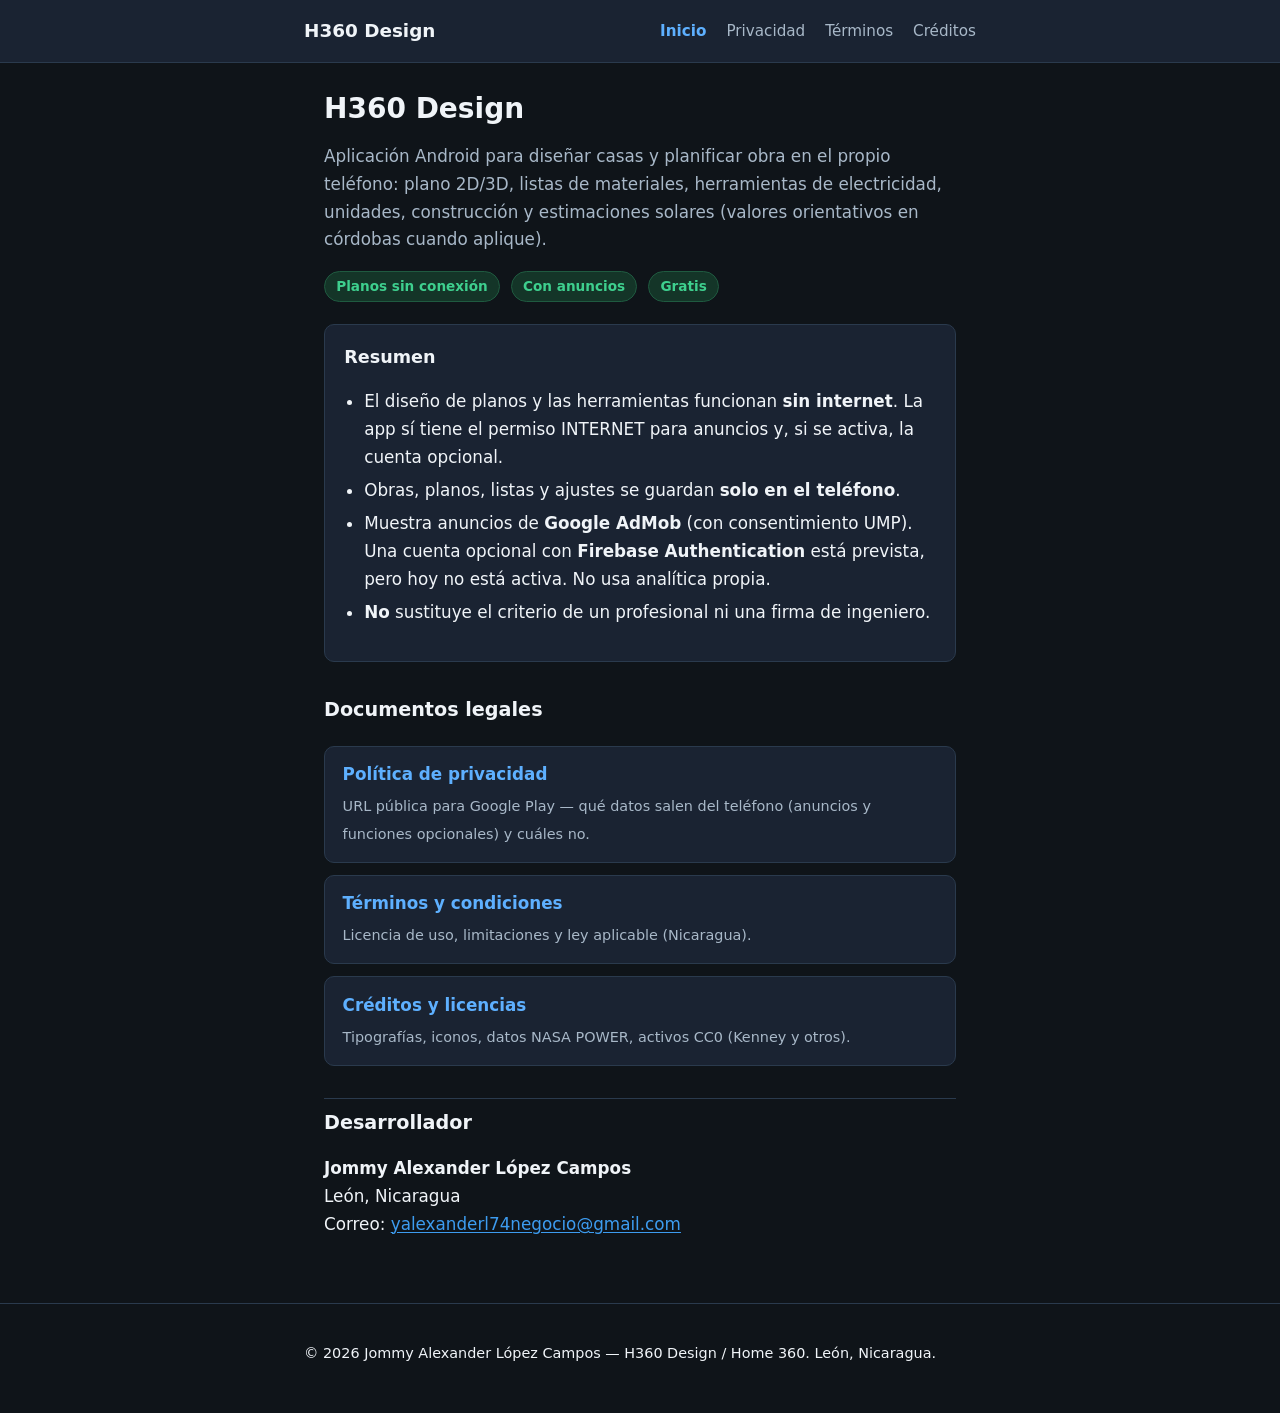
<file: index.html>
<!DOCTYPE html>
<html lang="es">
<head>
  <meta charset="utf-8">
  <meta name="viewport" content="width=device-width, initial-scale=1">
  <meta name="description" content="H360 Design — app Android para diseño de casas y planificación de obra. Política de privacidad y términos.">
  <title>H360 Design — Inicio</title>
  <link rel="stylesheet" href="styles.css">
</head>
<body>
  <header>
    <div class="header-inner">
      <a class="brand" href="index.html">H360 Design</a>
      <nav aria-label="Principal">
        <a href="index.html" aria-current="page">Inicio</a>
        <a href="privacidad.html">Privacidad</a>
        <a href="terminos.html">Términos</a>
        <a href="creditos.html">Créditos</a>
      </nav>
    </div>
  </header>
  <main>
    <h1>H360 Design</h1>
    <p class="lead">Aplicación Android para diseñar casas y planificar obra en el propio teléfono: plano 2D/3D, listas de materiales, herramientas de electricidad, unidades, construcción y estimaciones solares (valores orientativos en córdobas cuando aplique).</p>
    <p>
      <span class="badge">Planos sin conexión</span>
            <span class="badge">Con anuncios</span>
      <span class="badge">Gratis</span>
    </p>

    <div class="card">
      <h2>Resumen</h2>
      <ul>
        <li>El diseño de planos y las herramientas funcionan <strong>sin internet</strong>. La app sí tiene el permiso INTERNET para anuncios y, si se activa, la cuenta opcional.</li>
        <li>Obras, planos, listas y ajustes se guardan <strong>solo en el teléfono</strong>.</li>
        <li>Muestra anuncios de <strong>Google AdMob</strong> (con consentimiento UMP). Una cuenta opcional con <strong>Firebase Authentication</strong> está prevista, pero hoy no está activa. No usa analítica propia.</li>
        <li><strong>No</strong> sustituye el criterio de un profesional ni una firma de ingeniero.</li>
      </ul>
    </div>

    <h2>Documentos legales</h2>
    <div class="links">
      <a href="privacidad.html">
        <strong>Política de privacidad</strong>
        <span>URL pública para Google Play — qué datos salen del teléfono (anuncios y funciones opcionales) y cuáles no.</span>
      </a>
      <a href="terminos.html">
        <strong>Términos y condiciones</strong>
        <span>Licencia de uso, limitaciones y ley aplicable (Nicaragua).</span>
      </a>
      <a href="creditos.html">
        <strong>Créditos y licencias</strong>
        <span>Tipografías, iconos, datos NASA POWER, activos CC0 (Kenney y otros).</span>
      </a>
    </div>

    <h2>Desarrollador</h2>
    <p><strong>Jommy Alexander López Campos</strong><br>
    León, Nicaragua<br>
    Correo: <a href="mailto:yalexanderl74negocio@gmail.com">yalexanderl74negocio@gmail.com</a></p>
  </main>
  <footer>
    <div class="footer-inner">
      <p>© 2026 Jommy Alexander López Campos — H360 Design / Home 360. León, Nicaragua.</p>
    </div>
  </footer>
</body>
</html>
</file>
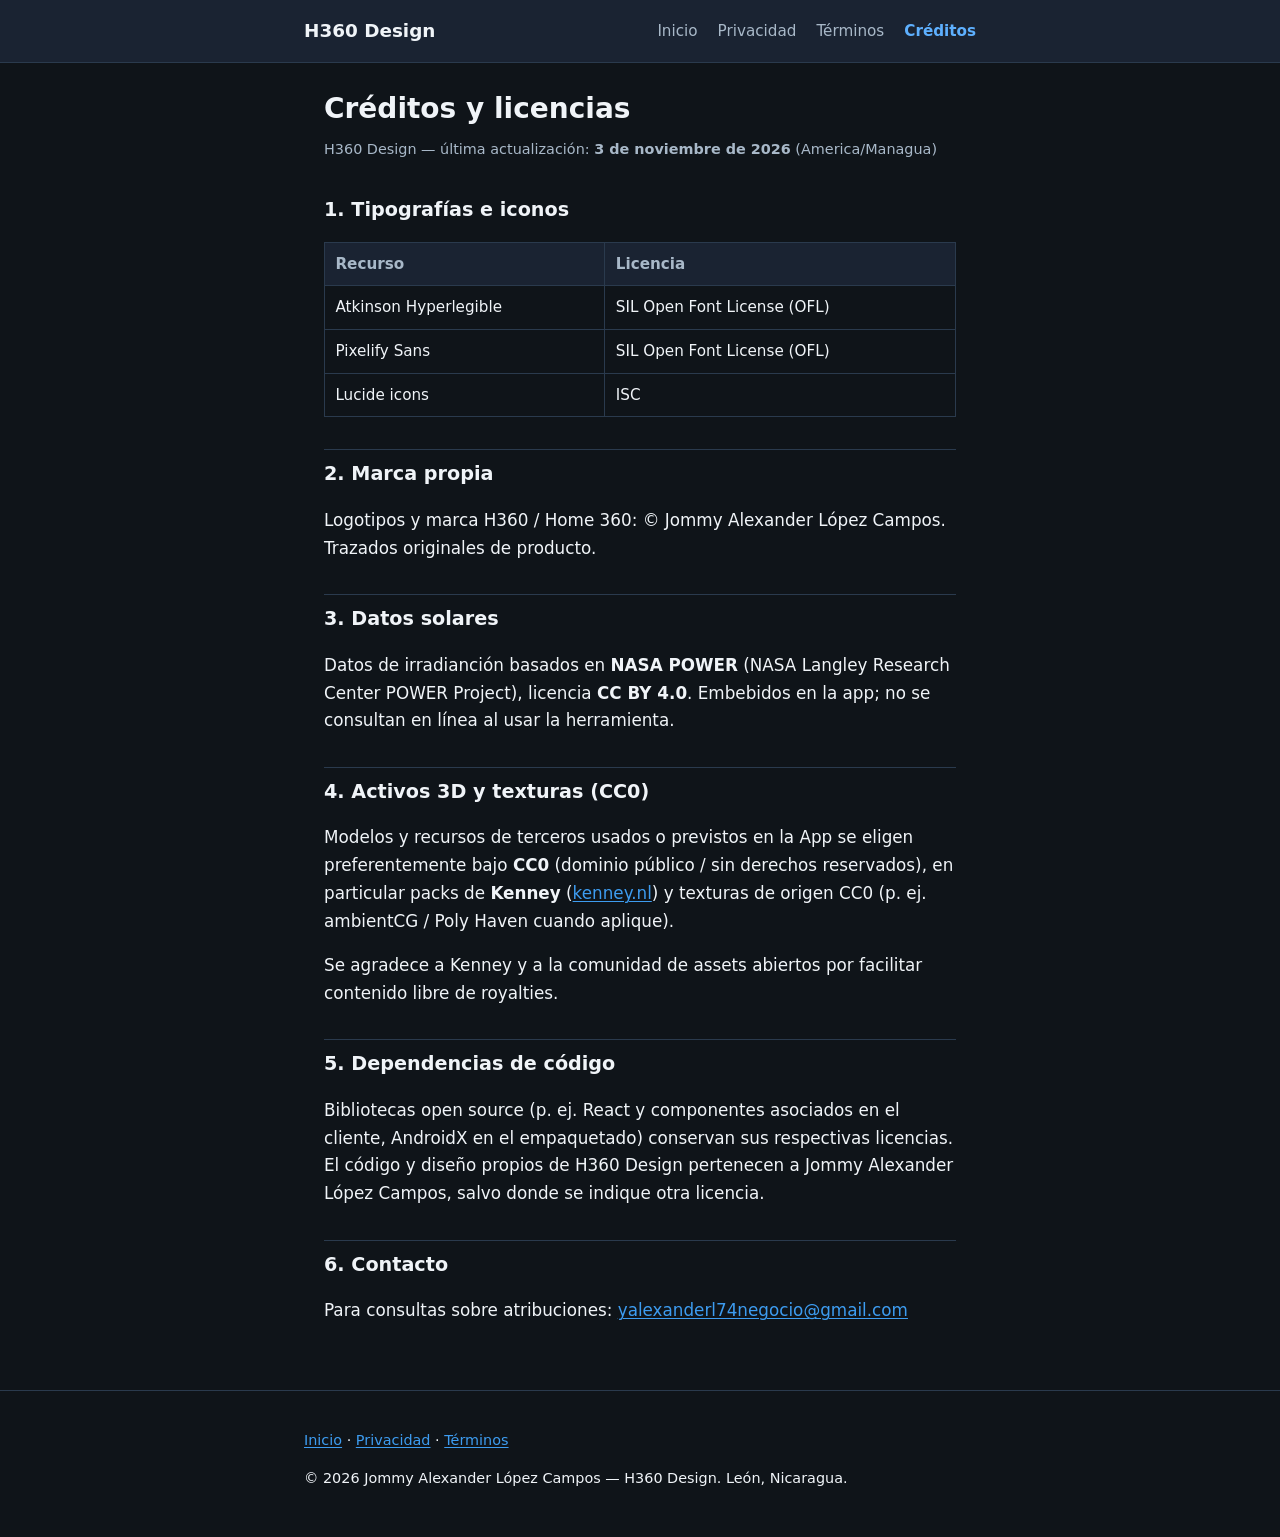
<file: creditos.html>
<!DOCTYPE html>
<html lang="es">
<head>
  <meta charset="utf-8">
  <meta name="viewport" content="width=device-width, initial-scale=1">
  <meta name="description" content="Créditos y licencias de activos de H360 Design.">
  <title>Créditos y licencias — H360 Design</title>
  <link rel="stylesheet" href="styles.css">
</head>
<body>
  <header>
    <div class="header-inner">
      <a class="brand" href="index.html">H360 Design</a>
      <nav aria-label="Principal">
        <a href="index.html">Inicio</a>
        <a href="privacidad.html">Privacidad</a>
        <a href="terminos.html">Términos</a>
        <a href="creditos.html" aria-current="page">Créditos</a>
      </nav>
    </div>
  </header>
  <main>
    <h1>Créditos y licencias</h1>
    <p class="meta">H360 Design — última actualización: <strong>3 de noviembre de 2026</strong> (America/Managua)</p>

    <h2>1. Tipografías e iconos</h2>
    <table>
      <thead>
        <tr><th>Recurso</th><th>Licencia</th></tr>
      </thead>
      <tbody>
        <tr><td>Atkinson Hyperlegible</td><td>SIL Open Font License (OFL)</td></tr>
        <tr><td>Pixelify Sans</td><td>SIL Open Font License (OFL)</td></tr>
        <tr><td>Lucide icons</td><td>ISC</td></tr>
      </tbody>
    </table>

    <h2>2. Marca propia</h2>
    <p>Logotipos y marca H360 / Home 360: © Jommy Alexander López Campos. Trazados originales de producto.</p>

    <h2>3. Datos solares</h2>
    <p>Datos de irradianción basados en <strong>NASA POWER</strong> (NASA Langley Research Center POWER Project), licencia <strong>CC BY 4.0</strong>. Embebidos en la app; no se consultan en línea al usar la herramienta.</p>

    <h2>4. Activos 3D y texturas (CC0)</h2>
    <p>Modelos y recursos de terceros usados o previstos en la App se eligen preferentemente bajo <strong>CC0</strong> (dominio público / sin derechos reservados), en particular packs de <strong>Kenney</strong> (<a href="https://kenney.nl" rel="noopener noreferrer" target="_blank">kenney.nl</a>) y texturas de origen CC0 (p. ej. ambientCG / Poly Haven cuando aplique).</p>
    <p>Se agradece a Kenney y a la comunidad de assets abiertos por facilitar contenido libre de royalties.</p>

    <h2>5. Dependencias de código</h2>
    <p>Bibliotecas open source (p. ej. React y componentes asociados en el cliente, AndroidX en el empaquetado) conservan sus respectivas licencias. El código y diseño propios de H360 Design pertenecen a Jommy Alexander López Campos, salvo donde se indique otra licencia.</p>

    <h2>6. Contacto</h2>
    <p>Para consultas sobre atribuciones: <a href="mailto:yalexanderl74negocio@gmail.com">yalexanderl74negocio@gmail.com</a></p>
  </main>
  <footer>
    <div class="footer-inner">
      <p><a href="index.html">Inicio</a> · <a href="privacidad.html">Privacidad</a> · <a href="terminos.html">Términos</a></p>
      <p>© 2026 Jommy Alexander López Campos — H360 Design. León, Nicaragua.</p>
    </div>
  </footer>
</body>
</html>
</file>
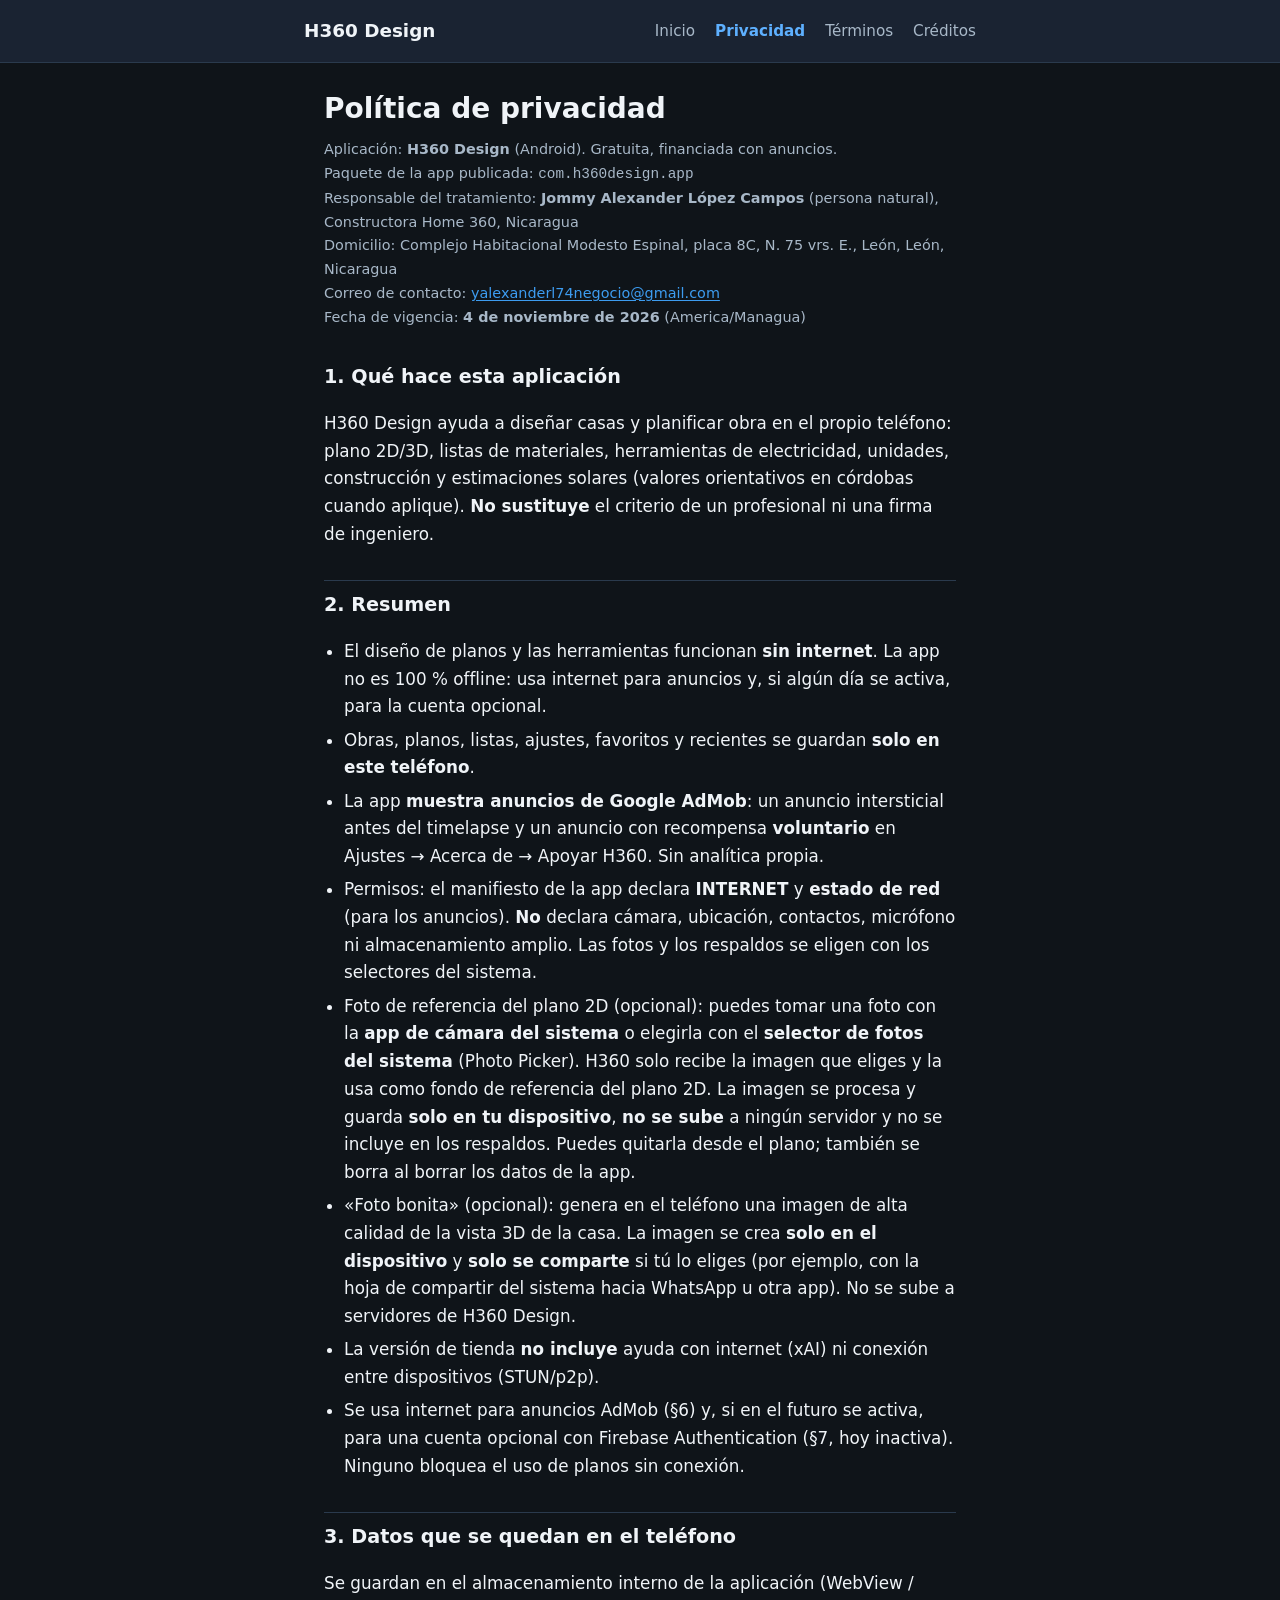
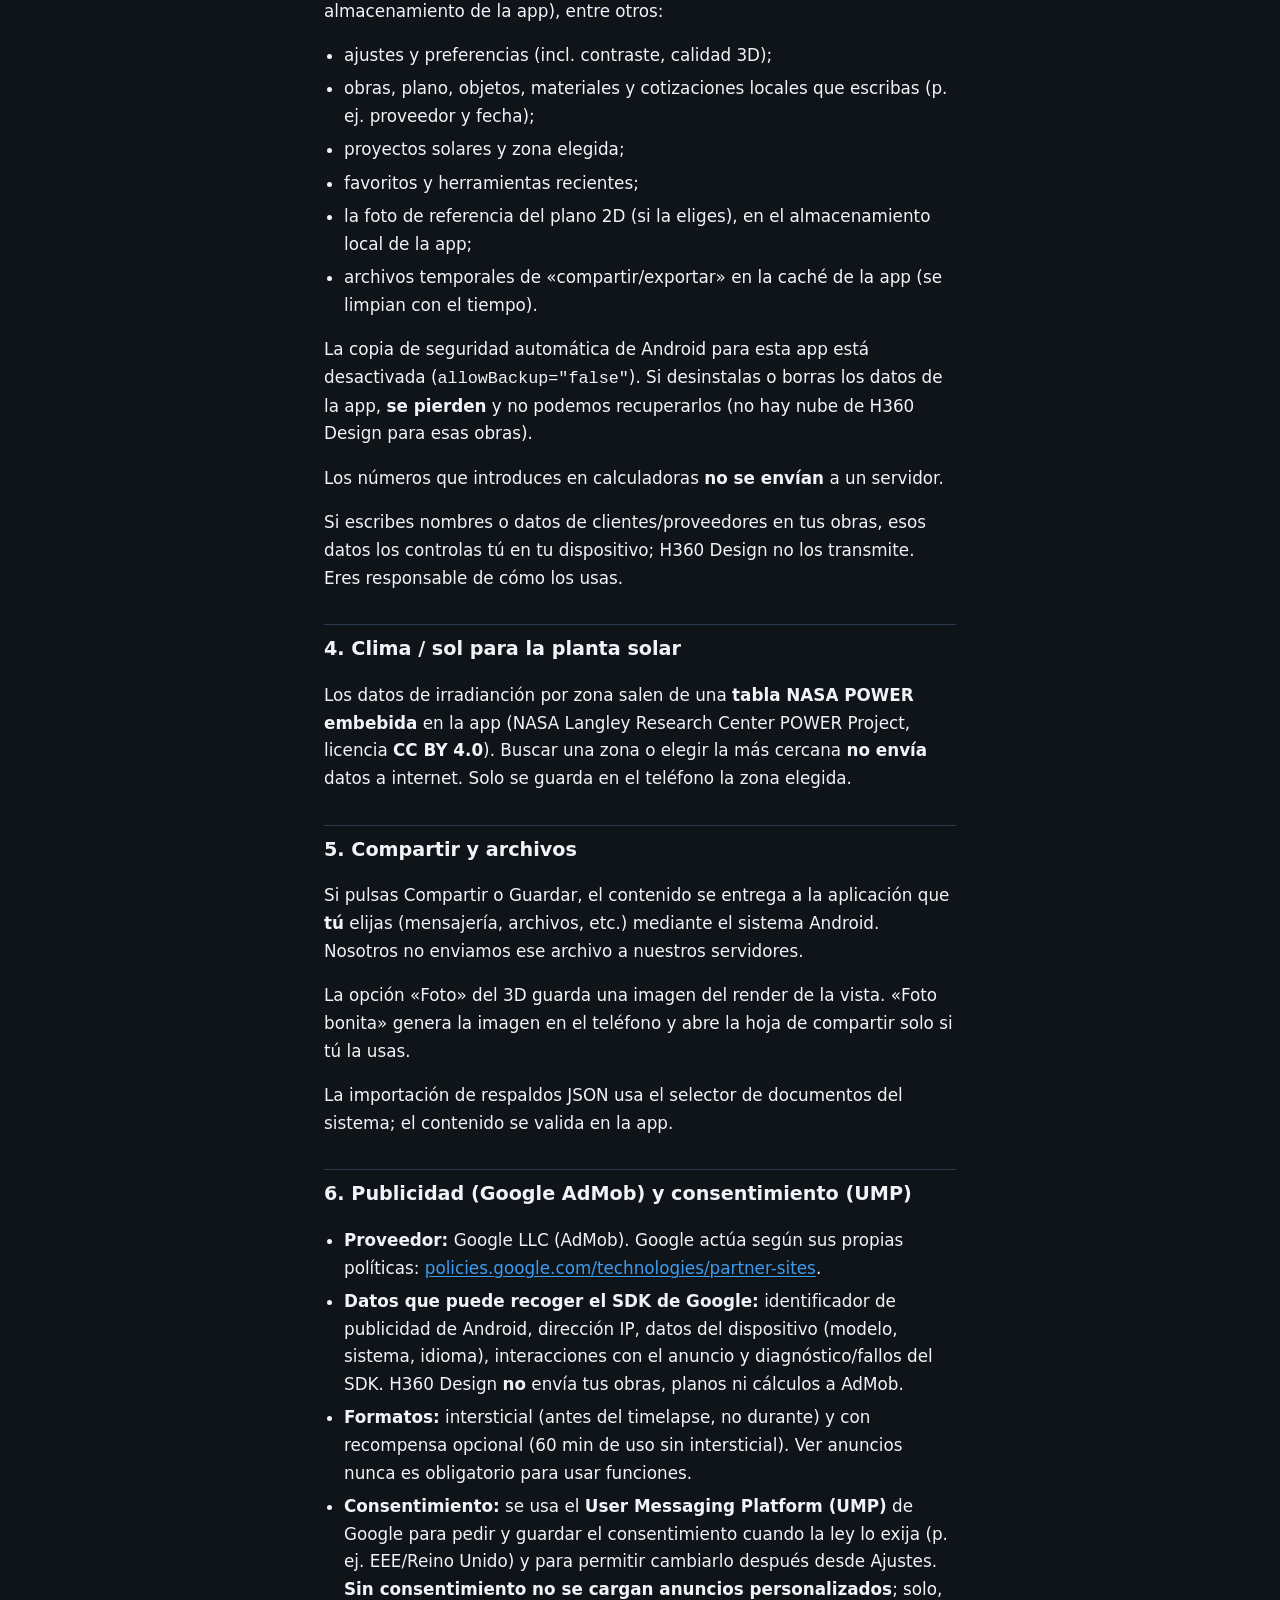
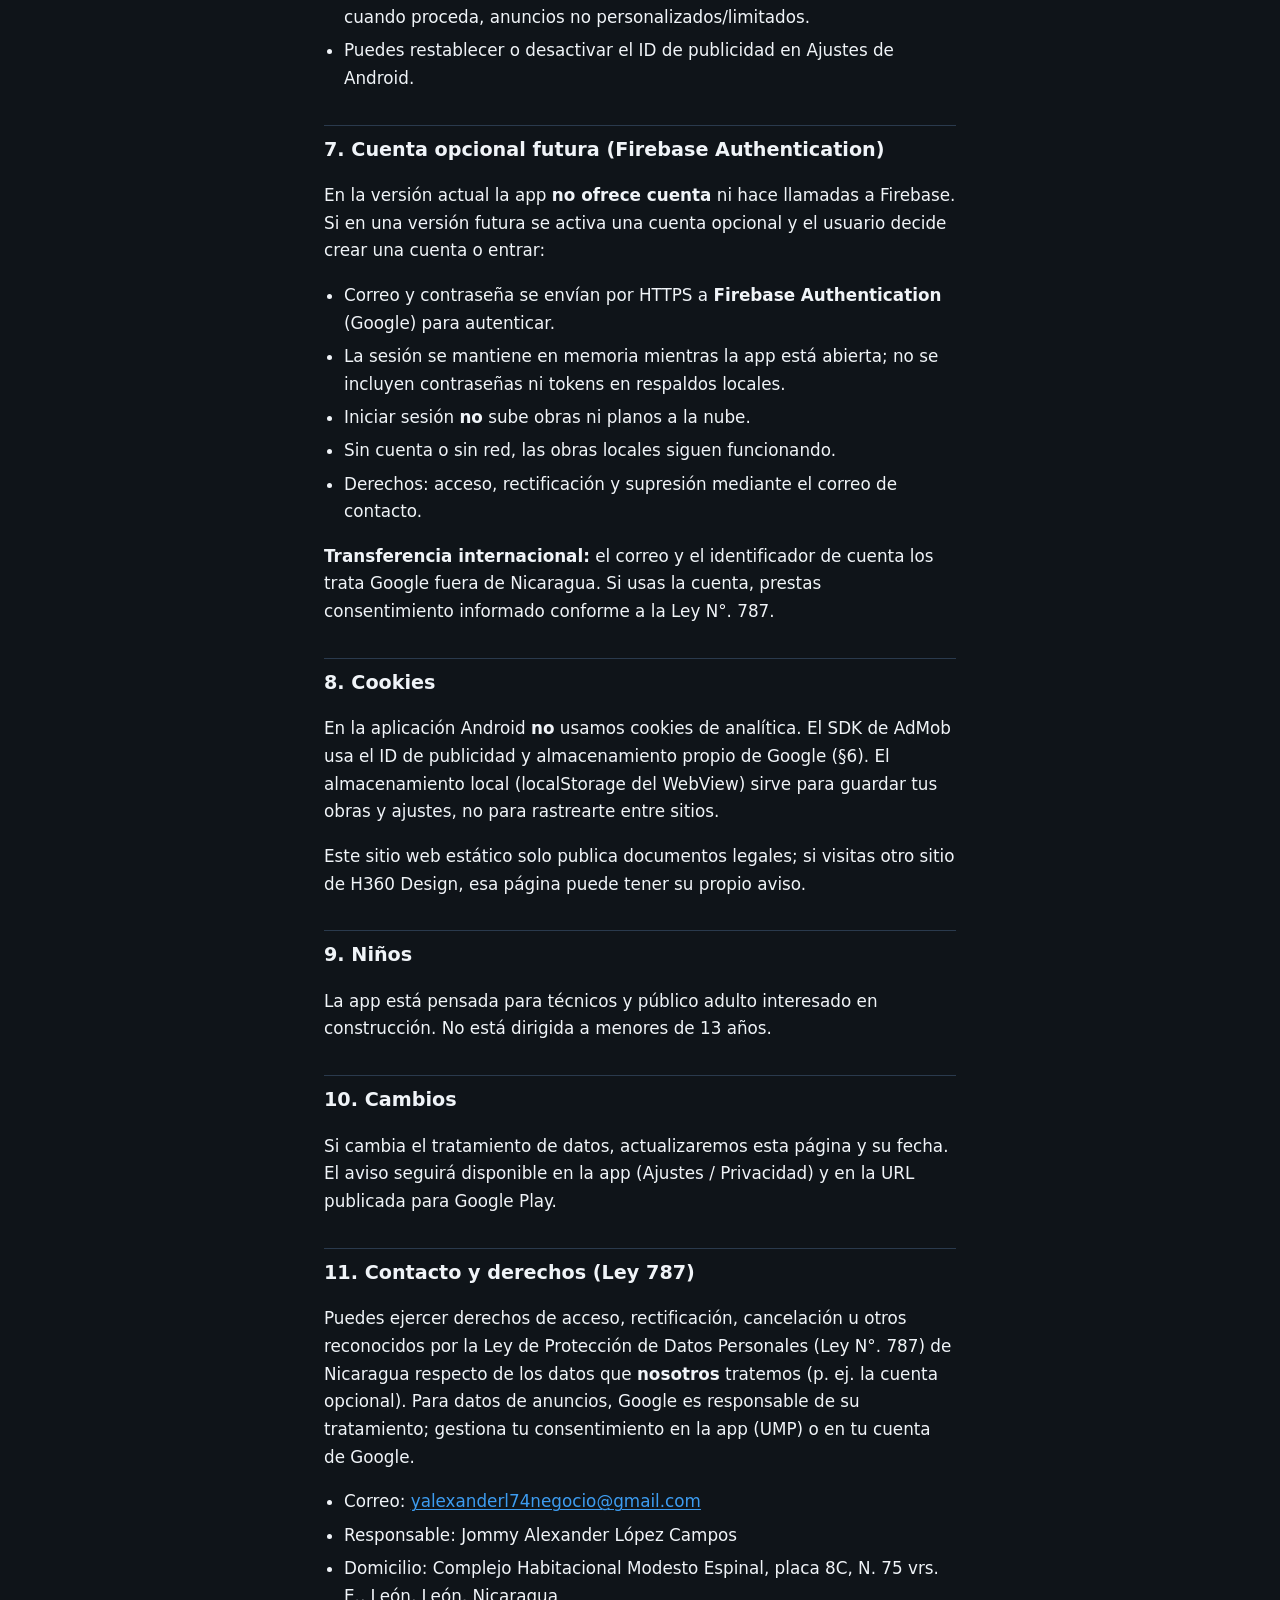
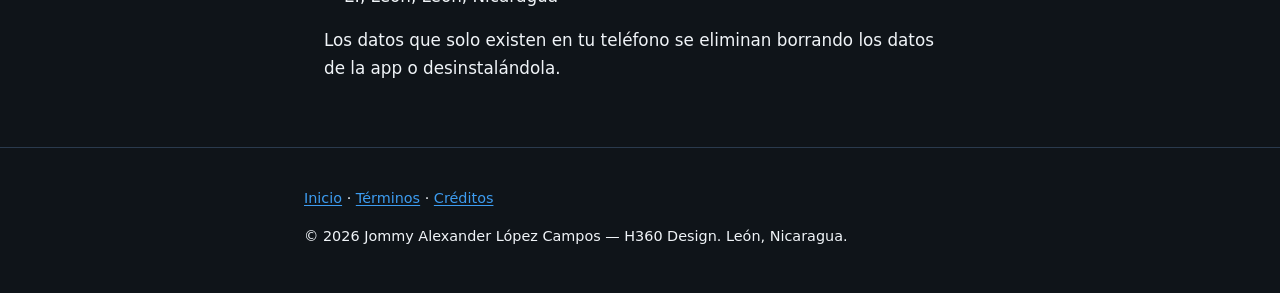
<file: privacidad.html>
<!DOCTYPE html>
<html lang="es">
<head>
  <meta charset="utf-8">
  <meta name="viewport" content="width=device-width, initial-scale=1">
  <meta name="description" content="Política de privacidad de H360 Design: datos locales, anuncios AdMob, foto de referencia y Foto bonita.">
  <title>Política de privacidad — H360 Design</title>
  <link rel="stylesheet" href="styles.css">
</head>
<body>
  <header>
    <div class="header-inner">
      <a class="brand" href="index.html">H360 Design</a>
      <nav aria-label="Principal">
        <a href="index.html">Inicio</a>
        <a href="privacidad.html" aria-current="page">Privacidad</a>
        <a href="terminos.html">Términos</a>
        <a href="creditos.html">Créditos</a>
      </nav>
    </div>
  </header>
  <main>
    <h1>Política de privacidad</h1>
    <p class="meta">
      Aplicación: <strong>H360 Design</strong> (Android). Gratuita, financiada con anuncios.<br>
      Paquete de la app publicada: <code>com.h360design.app</code><br>
      Responsable del tratamiento: <strong>Jommy Alexander López Campos</strong> (persona natural), Constructora Home 360, Nicaragua<br>
      Domicilio: Complejo Habitacional Modesto Espinal, placa 8C, N. 75 vrs. E., León, León, Nicaragua<br>
      Correo de contacto: <a href="mailto:yalexanderl74negocio@gmail.com">yalexanderl74negocio@gmail.com</a><br>
      Fecha de vigencia: <strong>4 de noviembre de 2026</strong> (America/Managua)
    </p>

    <h2>1. Qué hace esta aplicación</h2>
    <p>H360 Design ayuda a diseñar casas y planificar obra en el propio teléfono: plano 2D/3D, listas de materiales, herramientas de electricidad, unidades, construcción y estimaciones solares (valores orientativos en córdobas cuando aplique). <strong>No sustituye</strong> el criterio de un profesional ni una firma de ingeniero.</p>

    <h2>2. Resumen</h2>
    <ul>
      <li>El diseño de planos y las herramientas funcionan <strong>sin internet</strong>. La app no es 100 % offline: usa internet para anuncios y, si algún día se activa, para la cuenta opcional.</li>
      <li>Obras, planos, listas, ajustes, favoritos y recientes se guardan <strong>solo en este teléfono</strong>.</li>
      <li>La app <strong>muestra anuncios de Google AdMob</strong>: un anuncio intersticial antes del timelapse y un anuncio con recompensa <strong>voluntario</strong> en Ajustes → Acerca de → Apoyar H360. Sin analítica propia.</li>
      <li>Permisos: el manifiesto de la app declara <strong>INTERNET</strong> y <strong>estado de red</strong> (para los anuncios). <strong>No</strong> declara cámara, ubicación, contactos, micrófono ni almacenamiento amplio. Las fotos y los respaldos se eligen con los selectores del sistema.</li>
      <li>Foto de referencia del plano 2D (opcional): puedes tomar una foto con la <strong>app de cámara del sistema</strong> o elegirla con el <strong>selector de fotos del sistema</strong> (Photo Picker). H360 solo recibe la imagen que eliges y la usa como fondo de referencia del plano 2D. La imagen se procesa y guarda <strong>solo en tu dispositivo</strong>, <strong>no se sube</strong> a ningún servidor y no se incluye en los respaldos. Puedes quitarla desde el plano; también se borra al borrar los datos de la app.</li>
      <li>«Foto bonita» (opcional): genera en el teléfono una imagen de alta calidad de la vista 3D de la casa. La imagen se crea <strong>solo en el dispositivo</strong> y <strong>solo se comparte</strong> si tú lo eliges (por ejemplo, con la hoja de compartir del sistema hacia WhatsApp u otra app). No se sube a servidores de H360 Design.</li>
      <li>La versión de tienda <strong>no incluye</strong> ayuda con internet (xAI) ni conexión entre dispositivos (STUN/p2p).</li>
      <li>Se usa internet para anuncios AdMob (§6) y, si en el futuro se activa, para una cuenta opcional con Firebase Authentication (§7, hoy inactiva). Ninguno bloquea el uso de planos sin conexión.</li>
    </ul>

    <h2>3. Datos que se quedan en el teléfono</h2>
    <p>Se guardan en el almacenamiento interno de la aplicación (WebView / almacenamiento de la app), entre otros:</p>
    <ul>
      <li>ajustes y preferencias (incl. contraste, calidad 3D);</li>
      <li>obras, plano, objetos, materiales y cotizaciones locales que escribas (p. ej. proveedor y fecha);</li>
      <li>proyectos solares y zona elegida;</li>
      <li>favoritos y herramientas recientes;</li>
      <li>la foto de referencia del plano 2D (si la eliges), en el almacenamiento local de la app;</li>
      <li>archivos temporales de «compartir/exportar» en la caché de la app (se limpian con el tiempo).</li>
    </ul>
    <p>La copia de seguridad automática de Android para esta app está desactivada (<code>allowBackup="false"</code>). Si desinstalas o borras los datos de la app, <strong>se pierden</strong> y no podemos recuperarlos (no hay nube de H360 Design para esas obras).</p>
    <p>Los números que introduces en calculadoras <strong>no se envían</strong> a un servidor.</p>
    <p>Si escribes nombres o datos de clientes/proveedores en tus obras, esos datos los controlas tú en tu dispositivo; H360 Design no los transmite. Eres responsable de cómo los usas.</p>

    <h2>4. Clima / sol para la planta solar</h2>
    <p>Los datos de irradianción por zona salen de una <strong>tabla NASA POWER embebida</strong> en la app (NASA Langley Research Center POWER Project, licencia <strong>CC BY 4.0</strong>). Buscar una zona o elegir la más cercana <strong>no envía</strong> datos a internet. Solo se guarda en el teléfono la zona elegida.</p>

    <h2>5. Compartir y archivos</h2>
    <p>Si pulsas Compartir o Guardar, el contenido se entrega a la aplicación que <strong>tú</strong> elijas (mensajería, archivos, etc.) mediante el sistema Android. Nosotros no enviamos ese archivo a nuestros servidores.</p>
    <p>La opción «Foto» del 3D guarda una imagen del render de la vista. «Foto bonita» genera la imagen en el teléfono y abre la hoja de compartir solo si tú la usas.</p>
    <p>La importación de respaldos JSON usa el selector de documentos del sistema; el contenido se valida en la app.</p>

    <h2>6. Publicidad (Google AdMob) y consentimiento (UMP)</h2>
    <ul>
      <li><strong>Proveedor:</strong> Google LLC (AdMob). Google actúa según sus propias políticas: <a href="https://policies.google.com/technologies/partner-sites" rel="noopener noreferrer" target="_blank">policies.google.com/technologies/partner-sites</a>.</li>
      <li><strong>Datos que puede recoger el SDK de Google:</strong> identificador de publicidad de Android, dirección IP, datos del dispositivo (modelo, sistema, idioma), interacciones con el anuncio y diagnóstico/fallos del SDK. H360 Design <strong>no</strong> envía tus obras, planos ni cálculos a AdMob.</li>
      <li><strong>Formatos:</strong> intersticial (antes del timelapse, no durante) y con recompensa opcional (60 min de uso sin intersticial). Ver anuncios nunca es obligatorio para usar funciones.</li>
      <li><strong>Consentimiento:</strong> se usa el <strong>User Messaging Platform (UMP)</strong> de Google para pedir y guardar el consentimiento cuando la ley lo exija (p. ej. EEE/Reino Unido) y para permitir cambiarlo después desde Ajustes. <strong>Sin consentimiento no se cargan anuncios personalizados</strong>; solo, cuando proceda, anuncios no personalizados/limitados.</li>
      <li>Puedes restablecer o desactivar el ID de publicidad en Ajustes de Android.</li>
    </ul>

    <h2>7. Cuenta opcional futura (Firebase Authentication)</h2>
    <p>En la versión actual la app <strong>no ofrece cuenta</strong> ni hace llamadas a Firebase. Si en una versión futura se activa una cuenta opcional y el usuario decide crear una cuenta o entrar:</p>
    <ul>
      <li>Correo y contraseña se envían por HTTPS a <strong>Firebase Authentication</strong> (Google) para autenticar.</li>
      <li>La sesión se mantiene en memoria mientras la app está abierta; no se incluyen contraseñas ni tokens en respaldos locales.</li>
      <li>Iniciar sesión <strong>no</strong> sube obras ni planos a la nube.</li>
      <li>Sin cuenta o sin red, las obras locales siguen funcionando.</li>
      <li>Derechos: acceso, rectificación y supresión mediante el correo de contacto.</li>
    </ul>
    <p><strong>Transferencia internacional:</strong> el correo y el identificador de cuenta los trata Google fuera de Nicaragua. Si usas la cuenta, prestas consentimiento informado conforme a la Ley N°. 787.</p>

    <h2>8. Cookies</h2>
    <p>En la aplicación Android <strong>no</strong> usamos cookies de analítica. El SDK de AdMob usa el ID de publicidad y almacenamiento propio de Google (§6). El almacenamiento local (localStorage del WebView) sirve para guardar tus obras y ajustes, no para rastrearte entre sitios.</p>
    <p>Este sitio web estático solo publica documentos legales; si visitas otro sitio de H360 Design, esa página puede tener su propio aviso.</p>

    <h2>9. Niños</h2>
    <p>La app está pensada para técnicos y público adulto interesado en construcción. No está dirigida a menores de 13 años.</p>

    <h2>10. Cambios</h2>
    <p>Si cambia el tratamiento de datos, actualizaremos esta página y su fecha. El aviso seguirá disponible en la app (Ajustes / Privacidad) y en la URL publicada para Google Play.</p>

    <h2>11. Contacto y derechos (Ley 787)</h2>
    <p>Puedes ejercer derechos de acceso, rectificación, cancelación u otros reconocidos por la Ley de Protección de Datos Personales (Ley N°. 787) de Nicaragua respecto de los datos que <strong>nosotros</strong> tratemos (p. ej. la cuenta opcional). Para datos de anuncios, Google es responsable de su tratamiento; gestiona tu consentimiento en la app (UMP) o en tu cuenta de Google.</p>
    <ul>
      <li>Correo: <a href="mailto:yalexanderl74negocio@gmail.com">yalexanderl74negocio@gmail.com</a></li>
      <li>Responsable: Jommy Alexander López Campos</li>
      <li>Domicilio: Complejo Habitacional Modesto Espinal, placa 8C, N. 75 vrs. E., León, León, Nicaragua</li>
    </ul>
    <p>Los datos que solo existen en tu teléfono se eliminan borrando los datos de la app o desinstalándola.</p>
  </main>
  <footer>
    <div class="footer-inner">
      <p><a href="index.html">Inicio</a> · <a href="terminos.html">Términos</a> · <a href="creditos.html">Créditos</a></p>
      <p>© 2026 Jommy Alexander López Campos — H360 Design. León, Nicaragua.</p>
    </div>
  </footer>
</body>
</html>
</file>
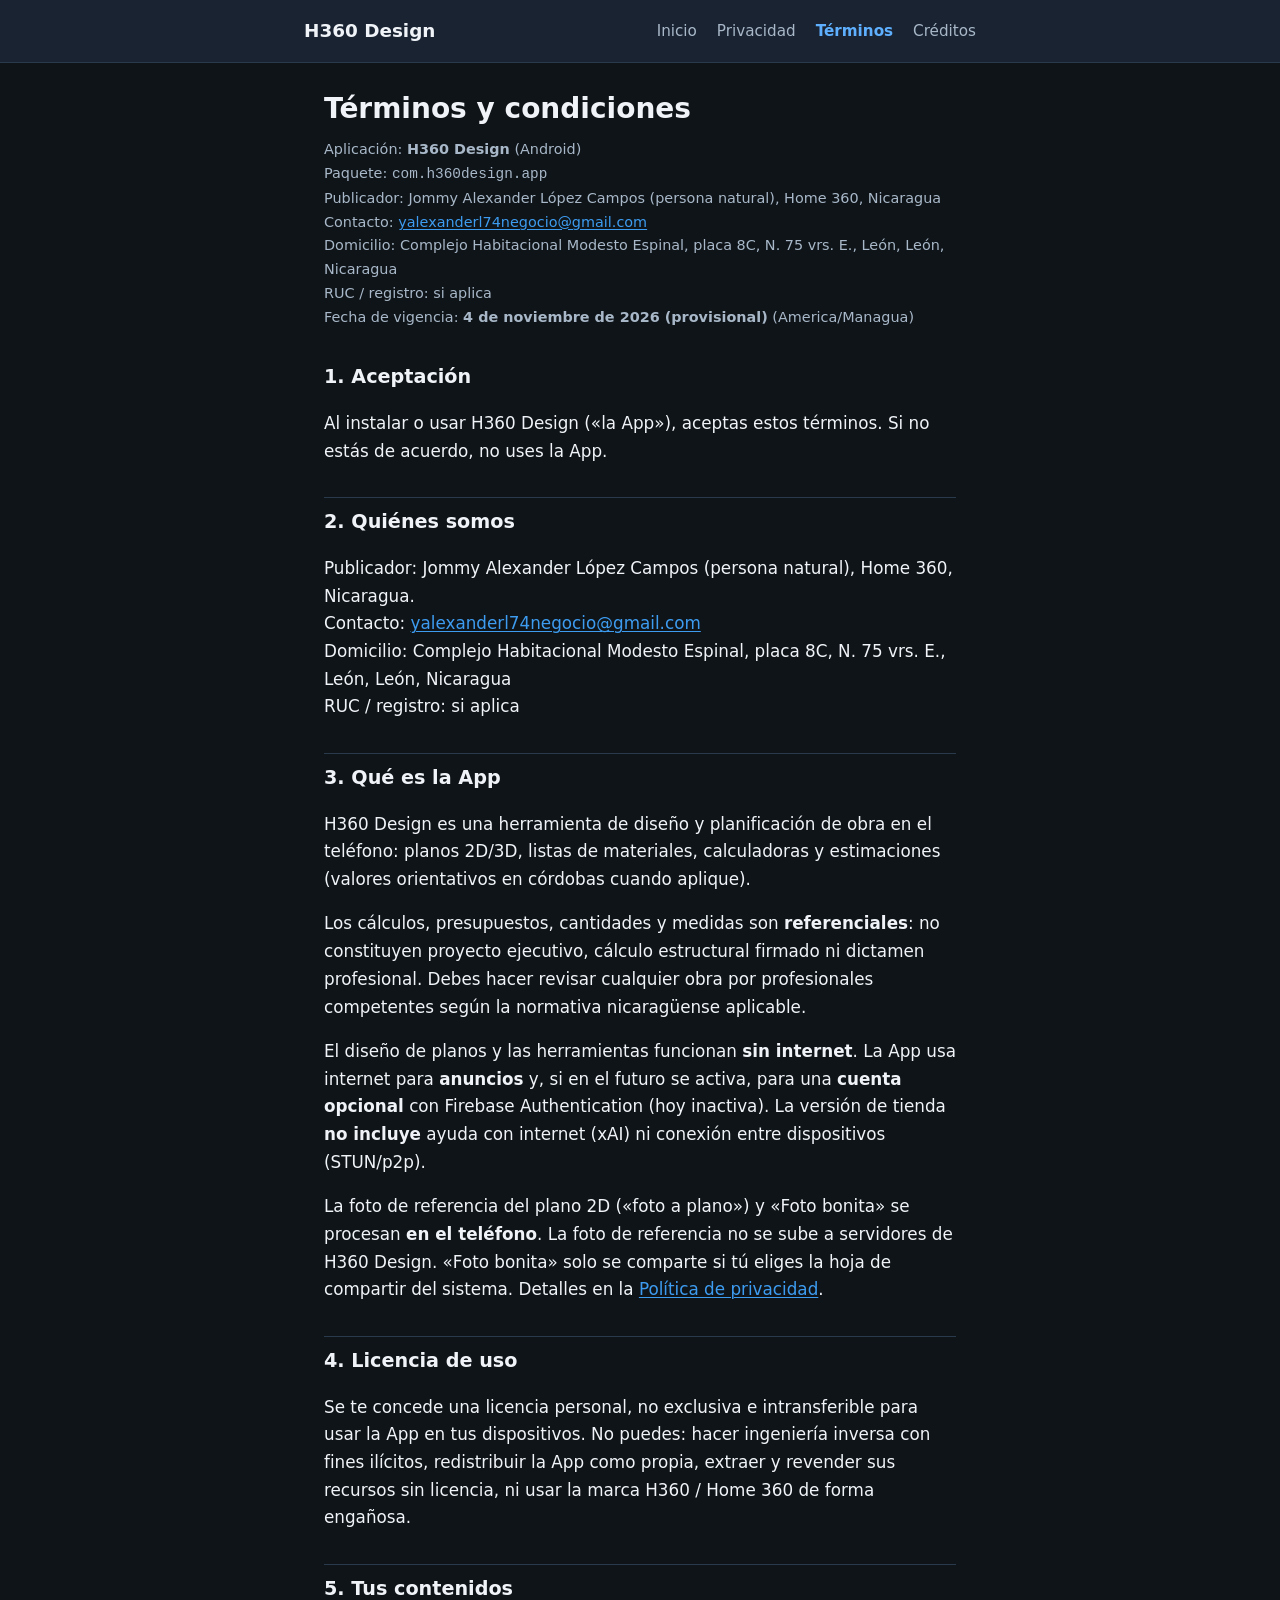
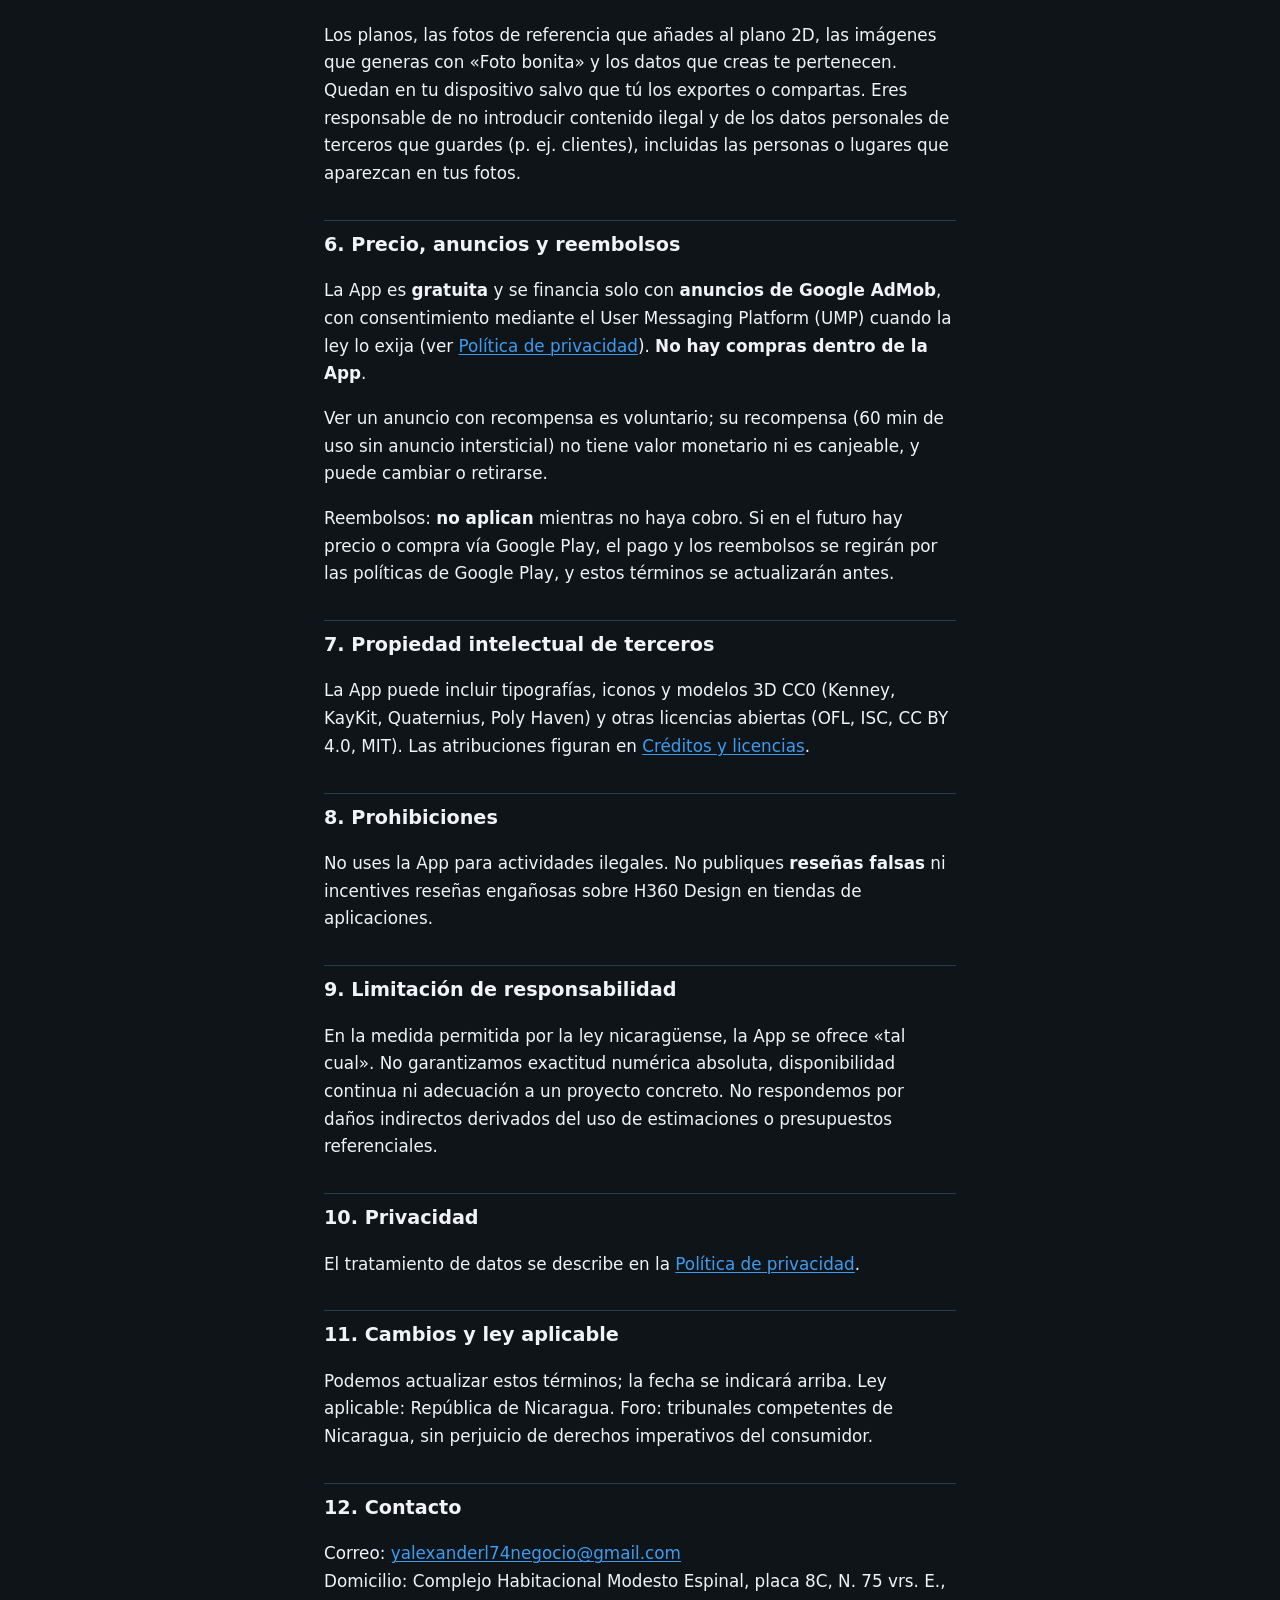
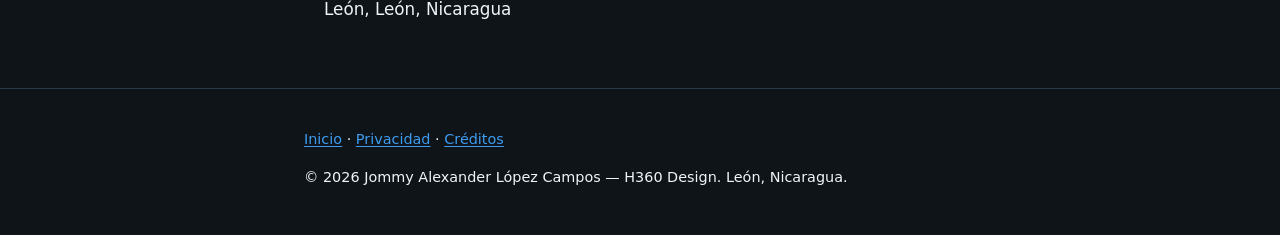
<file: terminos.html>
<!DOCTYPE html>
<html lang="es">
<head>
  <meta charset="utf-8">
  <meta name="viewport" content="width=device-width, initial-scale=1">
  <meta name="description" content="Términos y condiciones de uso de H360 Design (Android).">
  <title>Términos y condiciones — H360 Design</title>
  <link rel="stylesheet" href="styles.css">
</head>
<body>
  <header>
    <div class="header-inner">
      <a class="brand" href="index.html">H360 Design</a>
      <nav aria-label="Principal">
        <a href="index.html">Inicio</a>
        <a href="privacidad.html">Privacidad</a>
        <a href="terminos.html" aria-current="page">Términos</a>
        <a href="creditos.html">Créditos</a>
      </nav>
    </div>
  </header>
  <main>
    <h1>Términos y condiciones</h1>
    <p class="meta">
      Aplicación: <strong>H360 Design</strong> (Android)<br>
      Paquete: <code>com.h360design.app</code><br>
      Publicador: Jommy Alexander López Campos (persona natural), Home 360, Nicaragua<br>
      Contacto: <a href="mailto:yalexanderl74negocio@gmail.com">yalexanderl74negocio@gmail.com</a><br>
      Domicilio: Complejo Habitacional Modesto Espinal, placa 8C, N. 75 vrs. E., León, León, Nicaragua<br>
      RUC / registro: si aplica<br>
      Fecha de vigencia: <strong>4 de noviembre de 2026 (provisional)</strong> (America/Managua)
    </p>

    <h2>1. Aceptación</h2>
    <p>Al instalar o usar H360 Design («la App»), aceptas estos términos. Si no estás de acuerdo, no uses la App.</p>

    <h2>2. Quiénes somos</h2>
    <p>Publicador: Jommy Alexander López Campos (persona natural), Home 360, Nicaragua.<br>
    Contacto: <a href="mailto:yalexanderl74negocio@gmail.com">yalexanderl74negocio@gmail.com</a><br>
    Domicilio: Complejo Habitacional Modesto Espinal, placa 8C, N. 75 vrs. E., León, León, Nicaragua<br>
    RUC / registro: si aplica</p>

    <h2>3. Qué es la App</h2>
    <p>H360 Design es una herramienta de diseño y planificación de obra en el teléfono: planos 2D/3D, listas de materiales, calculadoras y estimaciones (valores orientativos en córdobas cuando aplique).</p>
    <p>Los cálculos, presupuestos, cantidades y medidas son <strong>referenciales</strong>: no constituyen proyecto ejecutivo, cálculo estructural firmado ni dictamen profesional. Debes hacer revisar cualquier obra por profesionales competentes según la normativa nicaragüense aplicable.</p>
    <p>El diseño de planos y las herramientas funcionan <strong>sin internet</strong>. La App usa internet para <strong>anuncios</strong> y, si en el futuro se activa, para una <strong>cuenta opcional</strong> con Firebase Authentication (hoy inactiva). La versión de tienda <strong>no incluye</strong> ayuda con internet (xAI) ni conexión entre dispositivos (STUN/p2p).</p>
    <p>La foto de referencia del plano 2D («foto a plano») y «Foto bonita» se procesan <strong>en el teléfono</strong>. La foto de referencia no se sube a servidores de H360 Design. «Foto bonita» solo se comparte si tú eliges la hoja de compartir del sistema. Detalles en la <a href="privacidad.html">Política de privacidad</a>.</p>

    <h2>4. Licencia de uso</h2>
    <p>Se te concede una licencia personal, no exclusiva e intransferible para usar la App en tus dispositivos. No puedes: hacer ingeniería inversa con fines ilícitos, redistribuir la App como propia, extraer y revender sus recursos sin licencia, ni usar la marca H360 / Home 360 de forma engañosa.</p>

    <h2>5. Tus contenidos</h2>
    <p>Los planos, las fotos de referencia que añades al plano 2D, las imágenes que generas con «Foto bonita» y los datos que creas te pertenecen. Quedan en tu dispositivo salvo que tú los exportes o compartas. Eres responsable de no introducir contenido ilegal y de los datos personales de terceros que guardes (p. ej. clientes), incluidas las personas o lugares que aparezcan en tus fotos.</p>

    <h2>6. Precio, anuncios y reembolsos</h2>
    <p>La App es <strong>gratuita</strong> y se financia solo con <strong>anuncios de Google AdMob</strong>, con consentimiento mediante el User Messaging Platform (UMP) cuando la ley lo exija (ver <a href="privacidad.html">Política de privacidad</a>). <strong>No hay compras dentro de la App</strong>.</p>
    <p>Ver un anuncio con recompensa es voluntario; su recompensa (60 min de uso sin anuncio intersticial) no tiene valor monetario ni es canjeable, y puede cambiar o retirarse.</p>
    <p>Reembolsos: <strong>no aplican</strong> mientras no haya cobro. Si en el futuro hay precio o compra vía Google Play, el pago y los reembolsos se regirán por las políticas de Google Play, y estos términos se actualizarán antes.</p>

    <h2>7. Propiedad intelectual de terceros</h2>
    <p>La App puede incluir tipografías, iconos y modelos 3D CC0 (Kenney, KayKit, Quaternius, Poly Haven) y otras licencias abiertas (OFL, ISC, CC BY 4.0, MIT). Las atribuciones figuran en <a href="creditos.html">Créditos y licencias</a>.</p>

    <h2>8. Prohibiciones</h2>
    <p>No uses la App para actividades ilegales. No publiques <strong>reseñas falsas</strong> ni incentives reseñas engañosas sobre H360 Design en tiendas de aplicaciones.</p>

    <h2>9. Limitación de responsabilidad</h2>
    <p>En la medida permitida por la ley nicaragüense, la App se ofrece «tal cual». No garantizamos exactitud numérica absoluta, disponibilidad continua ni adecuación a un proyecto concreto. No respondemos por daños indirectos derivados del uso de estimaciones o presupuestos referenciales.</p>

    <h2>10. Privacidad</h2>
    <p>El tratamiento de datos se describe en la <a href="privacidad.html">Política de privacidad</a>.</p>

    <h2>11. Cambios y ley aplicable</h2>
    <p>Podemos actualizar estos términos; la fecha se indicará arriba. Ley aplicable: República de Nicaragua. Foro: tribunales competentes de Nicaragua, sin perjuicio de derechos imperativos del consumidor.</p>

    <h2>12. Contacto</h2>
    <p>Correo: <a href="mailto:yalexanderl74negocio@gmail.com">yalexanderl74negocio@gmail.com</a><br>
    Domicilio: Complejo Habitacional Modesto Espinal, placa 8C, N. 75 vrs. E., León, León, Nicaragua</p>
  </main>
  <footer>
    <div class="footer-inner">
      <p><a href="index.html">Inicio</a> · <a href="privacidad.html">Privacidad</a> · <a href="creditos.html">Créditos</a></p>
      <p>© 2026 Jommy Alexander López Campos — H360 Design. León, Nicaragua.</p>
    </div>
  </footer>
</body>
</html>
</file>
<file: styles.css>
:root {
  --bg: #0f1419;
  --surface: #1a2332;
  --text: #f0f4f8;
  --muted: #a8b8c8;
  --accent: #3d9cf0;
  --accent-hover: #5eb0ff;
  --border: #2a3a4d;
  --ok: #3ecf8e;
  --max: 42rem;
}
* { box-sizing: border-box; }
html { scroll-behavior: smooth; }
body {
  margin: 0;
  font-family: system-ui, -apple-system, "Segoe UI", Roboto, Ubuntu, sans-serif;
  background: var(--bg);
  color: var(--text);
  line-height: 1.65;
  font-size: 1.05rem;
}
a { color: var(--accent); text-decoration-thickness: 1px; text-underline-offset: 2px; }
a:hover, a:focus-visible { color: var(--accent-hover); }
header {
  background: var(--surface);
  border-bottom: 1px solid var(--border);
  padding: 1rem 1.25rem;
  position: sticky;
  top: 0;
  z-index: 10;
}
.header-inner, main, footer .footer-inner {
  max-width: var(--max);
  margin: 0 auto;
}
.brand {
  font-weight: 700;
  font-size: 1.15rem;
  color: var(--text);
  text-decoration: none;
}
.brand:hover { color: var(--accent-hover); }
nav {
  display: flex;
  flex-wrap: wrap;
  gap: 0.75rem 1.25rem;
  margin-top: 0.65rem;
}
nav a {
  color: var(--muted);
  text-decoration: none;
  font-size: 0.95rem;
}
nav a:hover, nav a[aria-current="page"] {
  color: var(--accent-hover);
}
nav a[aria-current="page"] { font-weight: 600; }
main { padding: 1.75rem 1.25rem 3rem; }
h1 { font-size: 1.75rem; line-height: 1.25; margin: 0 0 0.75rem; }
h2 {
  font-size: 1.2rem;
  margin: 2rem 0 0.65rem;
  padding-top: 0.5rem;
  border-top: 1px solid var(--border);
}
h2:first-of-type { border-top: none; padding-top: 0; }
p, li { color: var(--text); }
.lead { color: var(--muted); font-size: 1.05rem; }
.meta {
  color: var(--muted);
  font-size: 0.9rem;
  margin: 0.5rem 0 1.25rem;
}
.card {
  background: var(--surface);
  border: 1px solid var(--border);
  border-radius: 10px;
  padding: 1.1rem 1.2rem;
  margin: 1rem 0;
}
.card h2 { margin-top: 0; border: none; padding: 0; font-size: 1.1rem; }
.badge {
  display: inline-block;
  background: #143528;
  color: var(--ok);
  border: 1px solid #1f5a40;
  border-radius: 999px;
  padding: 0.2rem 0.7rem;
  font-size: 0.85rem;
  font-weight: 600;
  margin-right: 0.35rem;
  margin-bottom: 0.35rem;
}
ul { padding-left: 1.25rem; }
li { margin: 0.35rem 0; }
table {
  width: 100%;
  border-collapse: collapse;
  font-size: 0.95rem;
  margin: 1rem 0;
}
th, td {
  border: 1px solid var(--border);
  padding: 0.55rem 0.65rem;
  text-align: left;
  vertical-align: top;
}
th { background: var(--surface); color: var(--muted); font-weight: 600; }
footer {
  border-top: 1px solid var(--border);
  padding: 1.5rem 1.25rem 2rem;
  color: var(--muted);
  font-size: 0.9rem;
}
.links { display: grid; gap: 0.75rem; margin: 1.25rem 0; }
.links a {
  display: block;
  background: var(--surface);
  border: 1px solid var(--border);
  border-radius: 10px;
  padding: 0.9rem 1.1rem;
  text-decoration: none;
  color: var(--text);
}
.links a:hover {
  border-color: var(--accent);
  color: var(--accent-hover);
}
.links a strong { display: block; color: var(--accent-hover); margin-bottom: 0.2rem; }
.links a span { color: var(--muted); font-size: 0.9rem; }
@media (min-width: 640px) {
  nav { margin-top: 0; }
  .header-inner {
    display: flex;
    align-items: center;
    justify-content: space-between;
    gap: 1rem;
  }
}
</file>
